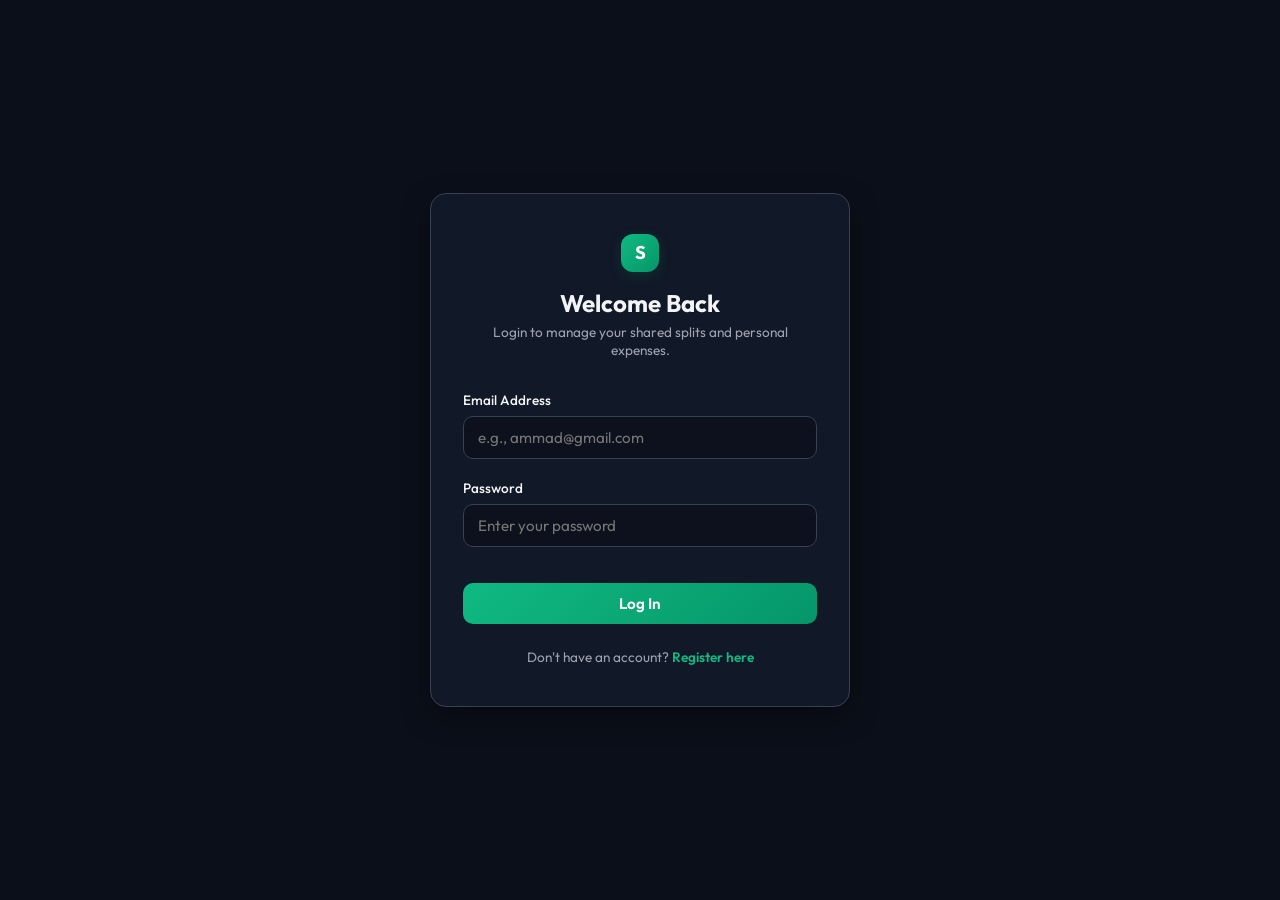
<file: frontend/index.html>
<!DOCTYPE html>
<html lang="en">
<head>
    <meta charset="UTF-8">
    <meta http-equiv="refresh" content="0; url=pages/login.html">
    <title>Smart Expense Splitter - Redirecting...</title>
</head>
<body>
    <p>Redirecting to login page... If not redirected automatically, please click <a href="pages/login.html">here</a>.</p>
</body>
</html>
</file>
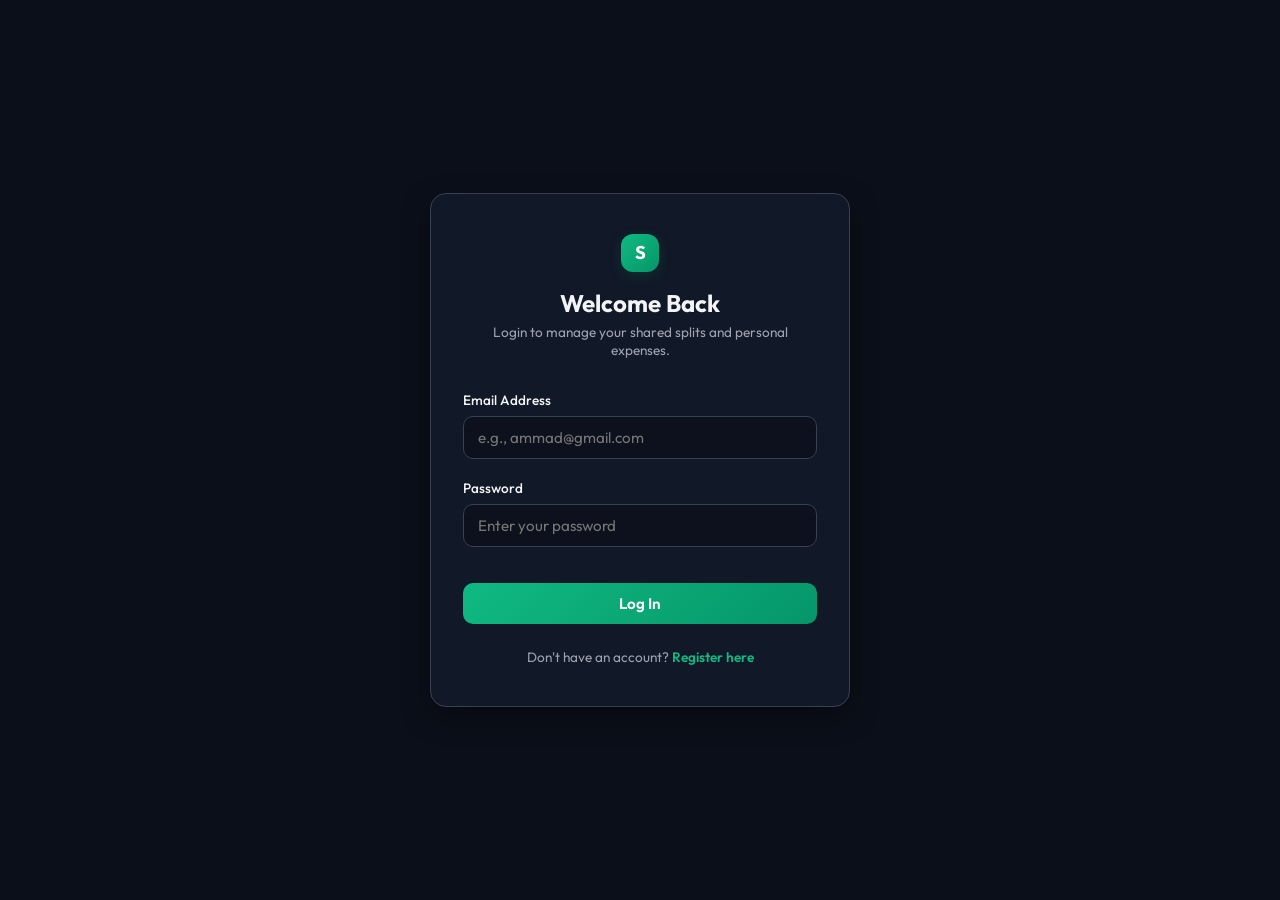
<file: frontend/pages/balances.html>
<!DOCTYPE html>
<html lang="en">
<head>
    <meta charset="UTF-8">
    <meta name="viewport" content="width=device-width, initial-scale=1.0">
    <title>Smart Expense Splitter - Group Balances</title>
    <!-- Outfit Font -->
    <link rel="stylesheet" href="https://fonts.googleapis.com/css2?family=Outfit:wght@300;400;500;600;700&display=swap">
    <!-- FontAwesome Icons -->
    <link rel="stylesheet" href="https://cdnjs.cloudflare.com/ajax/libs/font-awesome/6.4.0/css/all.min.css">
    <!-- Style CSS -->
    <link rel="stylesheet" href="../css/style.css">
</head>
<body>
    <!-- Sidebar Navigation -->
    <nav class="sidebar">
        <div class="sidebar-logo">
            <div class="logo-icon">S</div>
            <div class="logo-text">Splitter</div>
        </div>
        <ul class="sidebar-menu">
            <li><a href="dashboard.html"><i class="fa-solid fa-chart-pie"></i><span>Dashboard</span></a></li>
            <li><a href="groups.html"><i class="fa-solid fa-users"></i><span>Groups</span></a></li>
            <li><a href="group-expenses.html"><i class="fa-solid fa-file-invoice-dollar"></i><span>Group Expenses</span></a></li>
            <li><a href="personal-expenses.html"><i class="fa-solid fa-user-lock"></i><span>Personal Expenses</span></a></li>
            <li class="active"><a href="balances.html"><i class="fa-solid fa-scale-balanced"></i><span>Balances</span></a></li>
            <li><a href="settlement-history.html"><i class="fa-solid fa-clock-rotate-left"></i><span>Settlement History</span></a></li>
        </ul>
        <div class="sidebar-user">
            <div class="user-profile">
                <div class="user-avatar" id="user-avatar-initial">-</div>
                <div class="user-name" id="user-profile-name">Loading...</div>
            </div>
            <button onclick="logout()" class="btn btn-secondary btn-sm" style="width: 100%; justify-content: center; gap: 0.5rem;">
                <i class="fa-solid fa-right-from-bracket"></i> Log Out
            </button>
        </div>
    </nav>

    <!-- Main Content -->
    <main class="main-content">
        <header class="page-header">
            <div class="page-title">
                <h1>Group Balances & Debt Resolution</h1>
                <p>View net balances for group members and get clear payment guides to settle outstanding splits.</p>
            </div>
        </header>

        <!-- Balance Sheet Layout -->
        <section class="content-grid">
            <!-- Left Side: Group Selector & Settle Guide -->
            <div class="card" style="display:flex; flex-direction:column; gap:1.5rem;">
                <div>
                    <label for="balance-group-select" style="display:block; font-size:0.85rem; font-weight:600; margin-bottom:0.5rem;">Select Group</label>
                    <select id="balance-group-select" class="form-control" required>
                        <option value="">Select Group...</option>
                    </select>
                </div>

                <div id="advice-area" style="display: none; border-top:1px solid var(--border-color); padding-top:1.25rem;">
                    <h3 style="font-size:1.1rem; font-weight:600; margin-bottom:0.75rem;"><i class="fa-solid fa-wand-magic-sparkles" style="color:var(--primary);"></i> Debt Settlement Plan</h3>
                    <div id="advice-list-container" style="background-color:#11182740; border:1px solid var(--border-color); padding: 1.25rem; border-radius:10px;">
                        <!-- Settlement advices bulleted list will go here -->
                        <ul id="advice-ul" style="list-style-type: none; display:flex; flex-direction:column; gap:0.6rem; font-size:0.95rem;">
                            <!-- Li elements dynamic -->
                        </ul>
                    </div>
                </div>
            </div>

            <!-- Right Side: Balances Table -->
            <div class="card">
                <h2 style="font-size: 1.25rem; font-weight:600; margin-bottom:1.25rem;">Group Balance Sheet</h2>
                <div class="table-container">
                    <table class="table" id="balances-table">
                        <thead>
                            <tr>
                                <th>Name</th>
                                <th>Contributed</th>
                                <th>Shared Share</th>
                                <th>Net Position</th>
                                <th>Status</th>
                            </tr>
                        </thead>
                        <tbody>
                            <tr>
                                <td colspan="5" style="text-align: center; color: var(--text-muted);">Please select a group on the left to view the balance sheet.</td>
                            </tr>
                        </tbody>
                    </table>
                </div>
            </div>
        </section>
    </main>

    <!-- Toast Container -->
    <div class="toast-container" id="toast-container"></div>

    <script src="../js/auth.js"></script>
    <script src="../js/balances.js"></script>
</body>
</html>
</file>
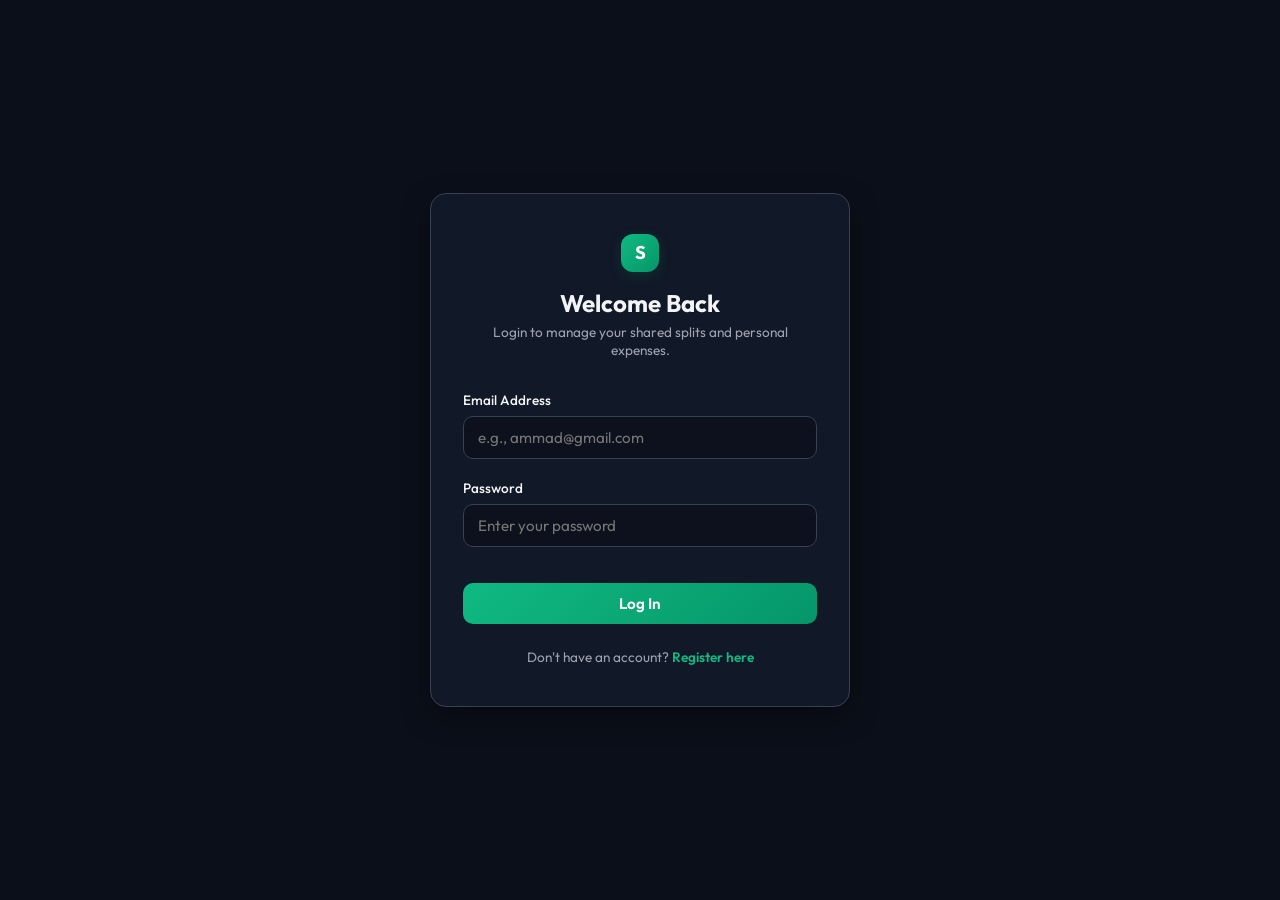
<file: frontend/pages/dashboard.html>
<!DOCTYPE html>
<html lang="en">
<head>
    <meta charset="UTF-8">
    <meta name="viewport" content="width=device-width, initial-scale=1.0">
    <title>Smart Expense Splitter - Dashboard</title>
    <!-- Outfit Font -->
    <link rel="stylesheet" href="https://fonts.googleapis.com/css2?family=Outfit:wght@300;400;500;600;700&display=swap">
    <!-- FontAwesome Icons -->
    <link rel="stylesheet" href="https://cdnjs.cloudflare.com/ajax/libs/font-awesome/6.4.0/css/all.min.css">
    <!-- Style CSS -->
    <link rel="stylesheet" href="../css/style.css">
</head>
<body>
    <!-- Sidebar Navigation -->
    <nav class="sidebar">
        <div class="sidebar-logo">
            <div class="logo-icon">S</div>
            <div class="logo-text">Splitter</div>
        </div>
        <ul class="sidebar-menu">
            <li class="active"><a href="dashboard.html"><i class="fa-solid fa-chart-pie"></i><span>Dashboard</span></a></li>
            <li><a href="groups.html"><i class="fa-solid fa-users"></i><span>Groups</span></a></li>
            <li><a href="group-expenses.html"><i class="fa-solid fa-file-invoice-dollar"></i><span>Group Expenses</span></a></li>
            <li><a href="personal-expenses.html"><i class="fa-solid fa-user-lock"></i><span>Personal Expenses</span></a></li>
            <li><a href="balances.html"><i class="fa-solid fa-scale-balanced"></i><span>Balances</span></a></li>
            <li><a href="settlement-history.html"><i class="fa-solid fa-clock-rotate-left"></i><span>Settlement History</span></a></li>
        </ul>
        <div class="sidebar-user">
            <div class="user-profile">
                <div class="user-avatar" id="user-avatar-initial">-</div>
                <div class="user-name" id="user-profile-name">Loading...</div>
            </div>
            <button onclick="logout()" class="btn btn-secondary btn-sm" style="width: 100%; justify-content: center; gap: 0.5rem;">
                <i class="fa-solid fa-right-from-bracket"></i> Log Out
            </button>
        </div>
    </nav>

    <!-- Main Content -->
    <main class="main-content">
        <header class="page-header">
            <div class="page-title">
                <h1>Overview Dashboard</h1>
                <p>Welcome back! Monitor your group splits and private personal expenses.</p>
            </div>
        </header>

        <!-- Stats Grid -->
        <section class="dashboard-grid">
            <div class="card stat-card">
                <div class="stat-info">
                    <h3>Personal Expenses</h3>
                    <div class="value" id="stat-personal-total">Rs. 0.00</div>
                </div>
                <div class="stat-icon icon-indigo">
                    <i class="fa-solid fa-user-lock"></i>
                </div>
            </div>

            <div class="card stat-card">
                <div class="stat-info">
                    <h3>Group Shared Share</h3>
                    <div class="value" id="stat-group-total">Rs. 0.00</div>
                </div>
                <div class="stat-icon icon-emerald">
                    <i class="fa-solid fa-file-invoice-dollar"></i>
                </div>
            </div>

            <div class="card stat-card">
                <div class="stat-info">
                    <h3>You Owe (Outstanding)</h3>
                    <div class="value" id="stat-owe-total" style="color: var(--warning);">Rs. 0.00</div>
                </div>
                <div class="stat-icon icon-amber">
                    <i class="fa-solid fa-arrow-up-long"></i>
                </div>
            </div>

            <div class="card stat-card">
                <div class="stat-info">
                    <h3>You Are Owed</h3>
                    <div class="value" id="stat-owed-total" style="color: var(--success);">Rs. 0.00</div>
                </div>
                <div class="stat-icon icon-rose">
                    <i class="fa-solid fa-arrow-down-long"></i>
                </div>
            </div>

            <div class="card stat-card">
                <div class="stat-info">
                    <h3>Pending Settlements</h3>
                    <div class="value" id="stat-pending-settlements-count">0</div>
                </div>
                <div class="stat-icon" style="background-color: var(--secondary); box-shadow: 0 4px 12px rgba(99, 102, 241, 0.3);">
                    <i class="fa-solid fa-hourglass-half"></i>
                </div>
            </div>

            <div class="card stat-card">
                <div class="stat-info">
                    <h3>Settlements Completed</h3>
                    <div class="value" id="stat-completed-settlements-count">0</div>
                </div>
                <div class="stat-icon icon-emerald">
                    <i class="fa-solid fa-circle-check"></i>
                </div>
            </div>

            <div class="card stat-card">
                <div class="stat-info">
                    <h3>Total Amount Settled</h3>
                    <div class="value" id="stat-total-amount-settled">Rs. 0.00</div>
                </div>
                <div class="stat-icon icon-indigo">
                    <i class="fa-solid fa-handshake"></i>
                </div>
            </div>
        </section>

        <!-- Split Layout (Recent Expenses + Quick Links) -->
        <section class="content-grid">
            <!-- Recent Combined Expenses -->
            <div class="card">
                <h2 style="font-size: 1.25rem; font-weight:600; margin-bottom:1.25rem;">Recent Activity</h2>
                <div class="table-container">
                    <table class="table" id="recent-expenses-table">
                        <thead>
                            <tr>
                                <th>Expense Title</th>
                                <th>Amount</th>
                                <th>Category / Group</th>
                                <th>Date</th>
                            </tr>
                        </thead>
                        <tbody>
                            <tr>
                                <td colspan="4" style="text-align: center; color: var(--text-muted);">Loading activity...</td>
                            </tr>
                        </tbody>
                    </table>
                </div>
            </div>

            <!-- Shortcuts -->
            <div class="card" style="display:flex; flex-direction:column; gap:0.75rem;">
                <h2 style="font-size: 1.25rem; font-weight:600; margin-bottom:0.25rem;">Quick Navigation</h2>
                <p style="color: var(--text-muted); font-size: 0.85rem; margin-bottom: 0.5rem;">Shortcut options to manage splits.</p>

                <a href="groups.html" class="btn btn-secondary" style="text-align: left; justify-content: flex-start; padding: 0.9rem;">
                    <i class="fa-solid fa-users" style="color: var(--secondary); font-size: 1rem; width: 20px;"></i>
                    Manage Groups & Members
                </a>
                <a href="group-expenses.html" class="btn btn-secondary" style="text-align: left; justify-content: flex-start; padding: 0.9rem;">
                    <i class="fa-solid fa-cart-plus" style="color: var(--primary); font-size: 1rem; width: 20px;"></i>
                    Record Group Split Expense
                </a>
                <a href="personal-expenses.html" class="btn btn-secondary" style="text-align: left; justify-content: flex-start; padding: 0.9rem;">
                    <i class="fa-solid fa-lock" style="color: #6366f1; font-size: 1rem; width: 20px;"></i>
                    Track Private Personal Cost
                </a>
                <a href="balances.html" class="btn btn-primary" style="text-align: left; justify-content: flex-start; padding: 0.9rem;">
                    <i class="fa-solid fa-scale-balanced" style="font-size: 1rem; width: 20px;"></i>
                    View Group Split Balances
                </a>
            </div>
        </section>
    </main>

    <!-- Toast Container -->
    <div class="toast-container" id="toast-container"></div>

    <script src="../js/auth.js"></script>
    <script src="../js/dashboard.js"></script>
</body>
</html>
</file>
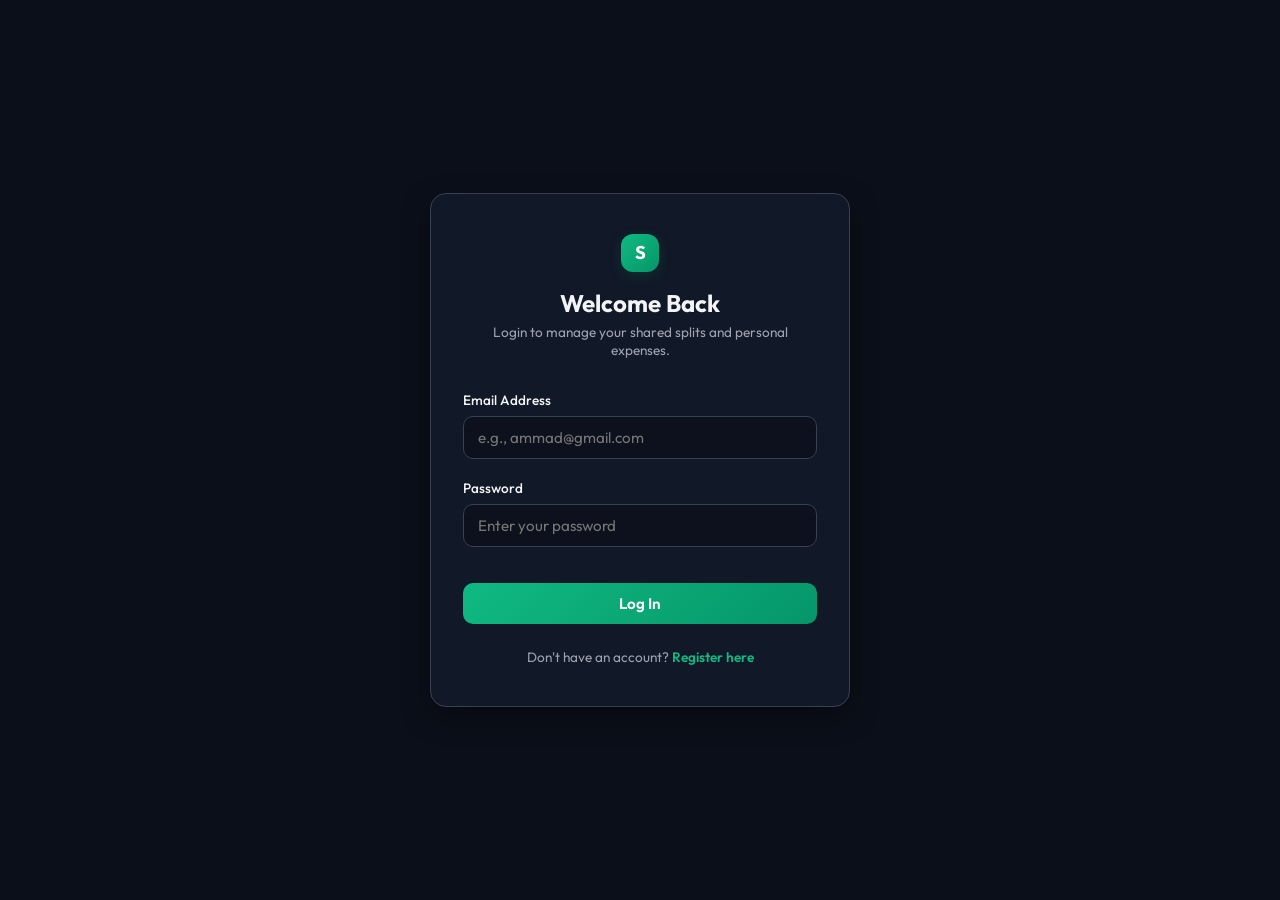
<file: frontend/pages/group-expenses.html>
<!DOCTYPE html>
<html lang="en">
<head>
    <meta charset="UTF-8">
    <meta name="viewport" content="width=device-width, initial-scale=1.0">
    <title>Smart Expense Splitter - Group Expenses</title>
    <!-- Outfit Font -->
    <link rel="stylesheet" href="https://fonts.googleapis.com/css2?family=Outfit:wght@300;400;500;600;700&display=swap">
    <!-- FontAwesome Icons -->
    <link rel="stylesheet" href="https://cdnjs.cloudflare.com/ajax/libs/font-awesome/6.4.0/css/all.min.css">
    <!-- Style CSS -->
    <link rel="stylesheet" href="../css/style.css">
</head>
<body>
    <!-- Sidebar Navigation -->
    <nav class="sidebar">
        <div class="sidebar-logo">
            <div class="logo-icon">S</div>
            <div class="logo-text">Splitter</div>
        </div>
        <ul class="sidebar-menu">
            <li><a href="dashboard.html"><i class="fa-solid fa-chart-pie"></i><span>Dashboard</span></a></li>
            <li><a href="groups.html"><i class="fa-solid fa-users"></i><span>Groups</span></a></li>
            <li class="active"><a href="group-expenses.html"><i class="fa-solid fa-file-invoice-dollar"></i><span>Group Expenses</span></a></li>
            <li><a href="personal-expenses.html"><i class="fa-solid fa-user-lock"></i><span>Personal Expenses</span></a></li>
            <li><a href="balances.html"><i class="fa-solid fa-scale-balanced"></i><span>Balances</span></a></li>
            <li><a href="settlement-history.html"><i class="fa-solid fa-clock-rotate-left"></i><span>Settlement History</span></a></li>
        </ul>
        <div class="sidebar-user">
            <div class="user-profile">
                <div class="user-avatar" id="user-avatar-initial">-</div>
                <div class="user-name" id="user-profile-name">Loading...</div>
            </div>
            <button onclick="logout()" class="btn btn-secondary btn-sm" style="width: 100%; justify-content: center; gap: 0.5rem;">
                <i class="fa-solid fa-right-from-bracket"></i> Log Out
            </button>
        </div>
    </nav>

    <!-- Main Content -->
    <main class="main-content">
        <header class="page-header">
            <div class="page-title">
                <h1>Group Expenses</h1>
                <p>Record group bills and specify who contributed what, and who is splitting the share.</p>
            </div>
        </header>

        <!-- Content Grid (Form + List) -->
        <section class="content-grid">
            <!-- Record Group Expense Card -->
            <div class="card">
                <h2 style="font-size: 1.25rem; font-weight:600; margin-bottom:1.25rem;">Record Shared Expense</h2>
                <form id="group-expense-form">
                    <div class="form-group">
                        <label for="ge-group">Select Group</label>
                        <select id="ge-group" class="form-control" required>
                            <option value="">Select Group...</option>
                        </select>
                    </div>

                    <div id="expense-inputs-area" style="display: none; display: flex; flex-direction: column; gap: 1.25rem;">
                        <div class="form-group" style="margin-bottom:0;">
                            <label for="ge-title">Expense Title</label>
                            <input type="text" id="ge-title" class="form-control" placeholder="e.g., Dinner at Cafe" required>
                        </div>

                        <div class="form-group" style="margin-bottom:0;">
                            <label for="ge-amount">Total Bill Amount (Rs.)</label>
                            <input type="number" step="0.01" min="0.01" id="ge-amount" class="form-control" placeholder="e.g., 2000" required>
                        </div>

                        <!-- Contributions Area -->
                        <div class="form-group" style="margin-bottom:0;">
                            <label>Who Paid? (Enter contribution per member)</label>
                            <div class="contributor-list-form" id="contributor-inputs-list">
                                <!-- Dynamic member list with input boxes will render here -->
                            </div>
                        </div>

                        <!-- Participants Area -->
                        <div class="form-group" style="margin-bottom:0;">
                            <label>Split Who? (Select participants responsible for share)</label>
                            <div class="checkbox-list" id="participant-checkboxes-list">
                                <!-- Dynamic member checkboxes will render here -->
                            </div>
                        </div>

                        <button type="submit" class="btn btn-primary" style="margin-top: 0.5rem;">Record Shared Expense</button>
                    </div>
                </form>
            </div>

            <!-- Group Expenses List Table -->
            <div class="card">
                <div style="display: flex; justify-content: space-between; align-items: center; margin-bottom: 1.25rem; gap:1rem;">
                    <h2 style="font-size: 1.25rem; font-weight:600;">Expense History</h2>
                    <select id="filter-group-selector" class="form-control" style="width: auto; max-width: 200px;">
                        <option value="">Select Group...</option>
                    </select>
                </div>
                
                <div class="table-container">
                    <table class="table" id="group-expenses-table">
                        <thead>
                            <tr>
                                <th>Bill Title</th>
                                <th>Amount</th>
                                <th>Paid Contributions</th>
                                <th>Split Roster</th>
                                <th>Date</th>
                            </tr>
                        </thead>
                        <tbody>
                            <tr>
                                <td colspan="5" style="text-align: center; color: var(--text-muted);">Please select a group above to filter historical records.</td>
                            </tr>
                        </tbody>
                    </table>
                </div>
            </div>
        </section>
    </main>

    <!-- Toast Container -->
    <div class="toast-container" id="toast-container"></div>

    <script src="../js/auth.js"></script>
    <script src="../js/group-expenses.js"></script>
</body>
</html>
</file>
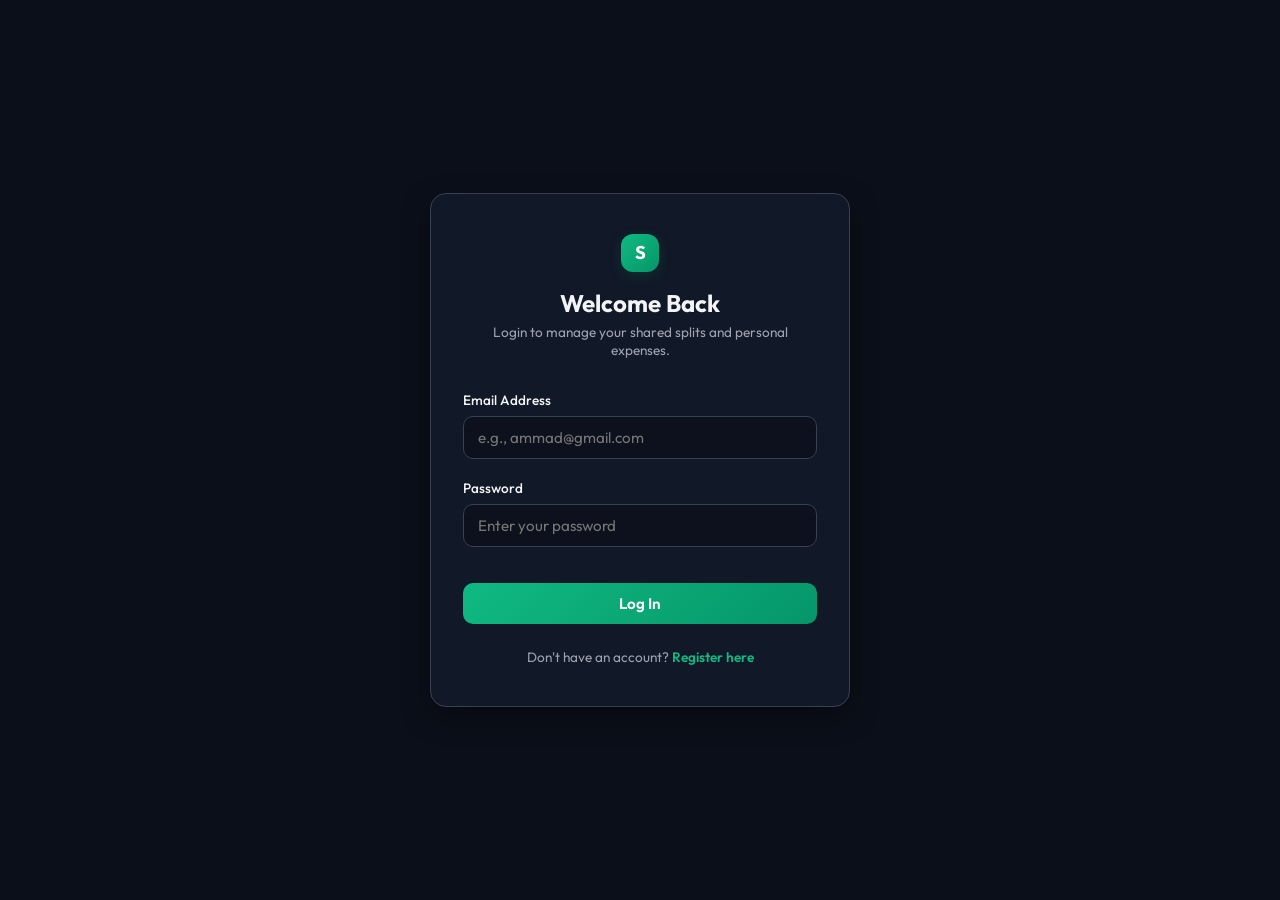
<file: frontend/pages/groups.html>
<!DOCTYPE html>
<html lang="en">
<head>
    <meta charset="UTF-8">
    <meta name="viewport" content="width=device-width, initial-scale=1.0">
    <title>Smart Expense Splitter - Manage Groups</title>
    <!-- Outfit Font -->
    <link rel="stylesheet" href="https://fonts.googleapis.com/css2?family=Outfit:wght@300;400;500;600;700&display=swap">
    <!-- FontAwesome Icons -->
    <link rel="stylesheet" href="https://cdnjs.cloudflare.com/ajax/libs/font-awesome/6.4.0/css/all.min.css">
    <!-- Style CSS -->
    <link rel="stylesheet" href="../css/style.css">
</head>
<body>
    <!-- Sidebar Navigation -->
    <nav class="sidebar">
        <div class="sidebar-logo">
            <div class="logo-icon">S</div>
            <div class="logo-text">Splitter</div>
        </div>
        <ul class="sidebar-menu">
            <li><a href="dashboard.html"><i class="fa-solid fa-chart-pie"></i><span>Dashboard</span></a></li>
            <li class="active"><a href="groups.html"><i class="fa-solid fa-users"></i><span>Groups</span></a></li>
            <li><a href="group-expenses.html"><i class="fa-solid fa-file-invoice-dollar"></i><span>Group Expenses</span></a></li>
            <li><a href="personal-expenses.html"><i class="fa-solid fa-user-lock"></i><span>Personal Expenses</span></a></li>
            <li><a href="balances.html"><i class="fa-solid fa-scale-balanced"></i><span>Balances</span></a></li>
            <li><a href="settlement-history.html"><i class="fa-solid fa-clock-rotate-left"></i><span>Settlement History</span></a></li>
        </ul>
        <div class="sidebar-user">
            <div class="user-profile">
                <div class="user-avatar" id="user-avatar-initial">-</div>
                <div class="user-name" id="user-profile-name">Loading...</div>
            </div>
            <button onclick="logout()" class="btn btn-secondary btn-sm" style="width: 100%; justify-content: center; gap: 0.5rem;">
                <i class="fa-solid fa-right-from-bracket"></i> Log Out
            </button>
        </div>
    </nav>

    <!-- Main Content -->
    <main class="main-content">
        <header class="page-header">
            <div class="page-title">
                <h1>Group Management</h1>
                <p>Create groups with friends, roommates, or university peers to split expenses.</p>
            </div>
        </header>

        <!-- Content Split (Create Group + List of Groups) -->
        <section class="content-grid">
            <!-- Create Group Card -->
            <div class="card">
                <h2 style="font-size: 1.25rem; font-weight:600; margin-bottom:1.25rem;">Create New Group</h2>
                <form id="group-form">
                    <div class="form-group">
                        <label for="group-name">Group Name</label>
                        <input type="text" id="group-name" class="form-control" placeholder="e.g., Roommates" required>
                    </div>

                    <div class="form-group">
                        <label for="group-desc">Description (Optional)</label>
                        <textarea id="group-desc" class="form-control" rows="3" placeholder="e.g., Shared hostel and grocery splits"></textarea>
                    </div>

                    <button type="submit" class="btn btn-primary" style="margin-top: 1rem;">Create Group</button>
                </form>
            </div>

            <!-- Groups List & Details Card -->
            <div class="card">
                <h2 style="font-size: 1.25rem; font-weight:600; margin-bottom:1.25rem;">My Active Groups</h2>
                
                <div class="form-group">
                    <label for="group-selector">Select Group to View Details</label>
                    <select id="group-selector" class="form-control">
                        <option value="">Choose a Group...</option>
                    </select>
                </div>

                <!-- Group details block -->
                <div id="group-details-area" style="display: none; margin-top: 2rem; border-top: 1px solid var(--border-color); padding-top: 1.5rem;">
                    <div style="display: flex; justify-content: space-between; align-items: flex-start; margin-bottom: 1.5rem; gap: 1rem;">
                        <div>
                            <h3 id="detail-group-name" style="font-size: 1.4rem; font-weight: 700; color: var(--primary);">Group Name</h3>
                            <p id="detail-group-desc" style="color: var(--text-muted); font-size: 0.9rem; margin-top: 0.25rem;">Group description goes here.</p>
                        </div>
                    </div>

                    <!-- Grid inside details: Add Member + Member List -->
                    <div style="display: grid; grid-template-columns: 1fr; gap: 1.5rem; margin-top: 1rem;">
                        <!-- Add Member by Email -->
                        <div style="background-color:#11182740; border: 1px solid var(--border-color); padding: 1.25rem; border-radius: 10px;">
                            <h4 style="font-size:1rem; font-weight:600; margin-bottom:1rem;"><i class="fa-solid fa-user-plus"></i> Add Group Member</h4>
                            <form id="add-member-form" style="display: flex; gap: 0.5rem;">
                                <input type="email" id="member-email" class="form-control" placeholder="User email address" required>
                                <button type="submit" class="btn btn-primary" style="width: auto;">Add</button>
                            </form>
                            <span style="font-size:0.75rem; color:var(--text-muted); display:block; margin-top:0.4rem;">Add registered users using their email address.</span>
                        </div>

                        <!-- Member List Table -->
                        <div>
                            <h4 style="font-size:1rem; font-weight:600; margin-bottom:0.75rem;"><i class="fa-solid fa-users"></i> Member Roster</h4>
                            <div class="table-container">
                                <table class="table" id="members-table">
                                    <thead>
                                        <tr>
                                            <th>Name</th>
                                            <th>Email</th>
                                        </tr>
                                    </thead>
                                    <tbody>
                                        <tr>
                                            <td colspan="2" style="text-align: center; color: var(--text-muted);">No members found.</td>
                                        </tr>
                                    </tbody>
                                </table>
                            </div>
                        </div>
                    </div>
                </div>
            </div>
        </section>
    </main>

    <!-- Toast Container -->
    <div class="toast-container" id="toast-container"></div>

    <script src="../js/auth.js"></script>
    <script src="../js/groups.js"></script>
</body>
</html>
</file>
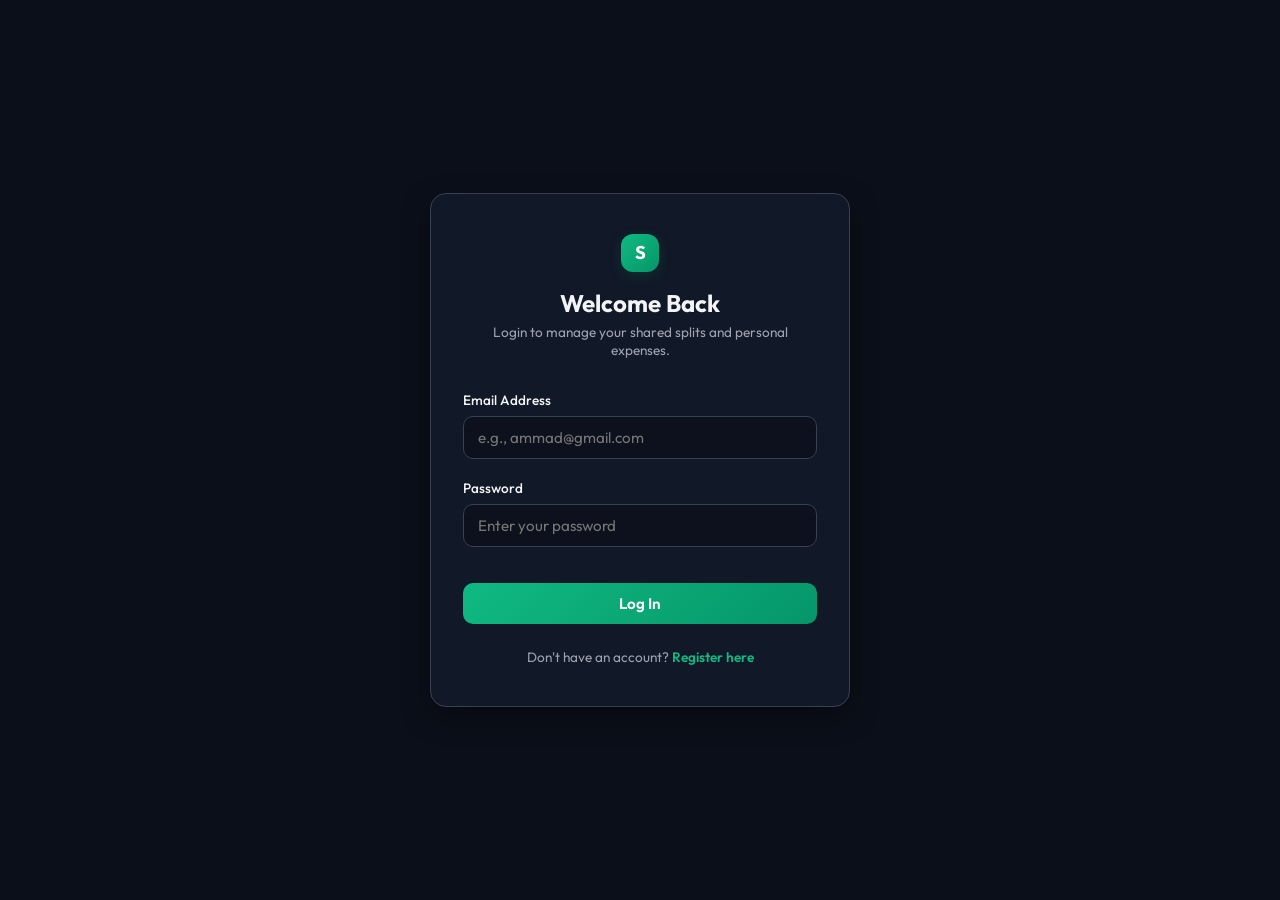
<file: frontend/pages/login.html>
<!DOCTYPE html>
<html lang="en">
<head>
    <meta charset="UTF-8">
    <meta name="viewport" content="width=device-width, initial-scale=1.0">
    <title>Smart Expense Splitter - Login</title>
    <!-- Outfit Font -->
    <link rel="stylesheet" href="https://fonts.googleapis.com/css2?family=Outfit:wght@300;400;500;600;700&display=swap">
    <!-- FontAwesome Icons -->
    <link rel="stylesheet" href="https://cdnjs.cloudflare.com/ajax/libs/font-awesome/6.4.0/css/all.min.css">
    <!-- Style CSS -->
    <link rel="stylesheet" href="../css/style.css">
</head>
<body class="auth-body">
    <div class="auth-card">
        <div class="auth-header">
            <div class="logo-icon" style="margin: 0 auto;">S</div>
            <h1>Welcome Back</h1>
            <p>Login to manage your shared splits and personal expenses.</p>
        </div>

        <form id="login-form">
            <div class="form-group">
                <label for="login-email">Email Address</label>
                <input type="email" id="login-email" class="form-control" placeholder="e.g., ammad@gmail.com" required>
            </div>

            <div class="form-group">
                <label for="login-password">Password</label>
                <input type="password" id="login-password" class="form-control" placeholder="Enter your password" required>
            </div>

            <button type="submit" class="btn btn-primary" style="margin-top: 1rem;">Log In</button>
        </form>

        <div class="auth-footer">
            Don't have an account? <a href="register.html">Register here</a>
        </div>
    </div>

    <!-- Toast Container -->
    <div class="toast-container" id="toast-container"></div>

    <script src="../js/auth.js"></script>
    <script>
        document.addEventListener('DOMContentLoaded', () => {
            // Check auth, will redirect to dashboard.html if already logged in
            checkAuth();

            const form = document.getElementById('login-form');
            form.addEventListener('submit', async (e) => {
                e.preventDefault();
                
                const email = document.getElementById('login-email').value.trim();
                const password = document.getElementById('login-password').value.trim();

                try {
                    const response = await fetch(`${API_BASE_URL}/auth/login`, {
                        method: 'POST',
                        headers: { 'Content-Type': 'application/json' },
                        body: JSON.stringify({ email, password })
                    });

                    const data = await response.json();

                    if (response.ok) {
                        showToast('Login successful! Redirecting...', 'success');
                        setTimeout(() => {
                            window.location.href = 'dashboard.html';
                        }, 1000);
                    } else {
                        showToast(data.message || 'Invalid email or password.', 'danger');
                    }
                } catch (error) {
                    console.error('Error logging in:', error);
                    showToast('Failed to connect to backend server.', 'danger');
                }
            });
        });
    </script>
</body>
</html>
</file>
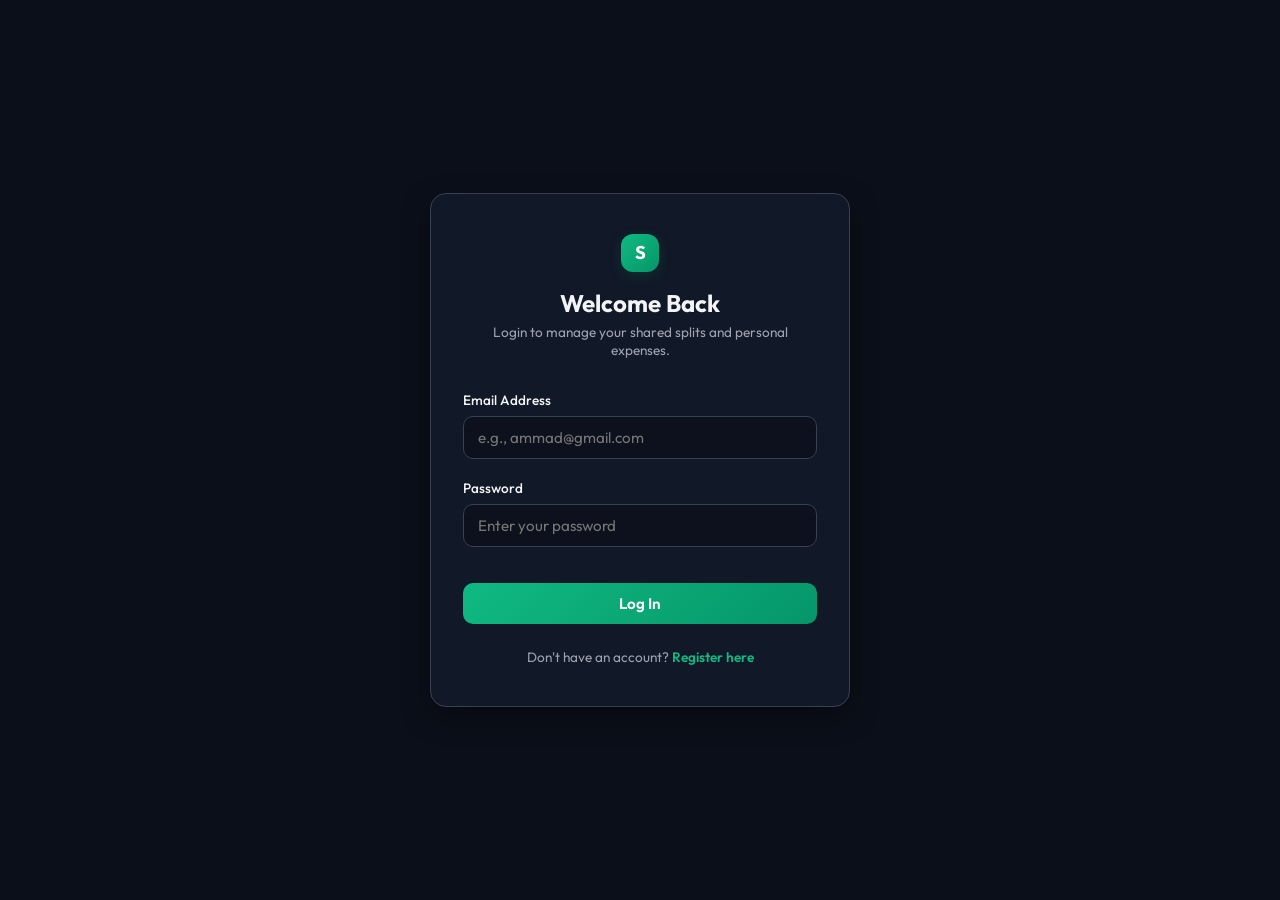
<file: frontend/pages/personal-expenses.html>
<!DOCTYPE html>
<html lang="en">
<head>
    <meta charset="UTF-8">
    <meta name="viewport" content="width=device-width, initial-scale=1.0">
    <title>Smart Expense Splitter - Personal Expenses</title>
    <!-- Outfit Font -->
    <link rel="stylesheet" href="https://fonts.googleapis.com/css2?family=Outfit:wght@300;400;500;600;700&display=swap">
    <!-- FontAwesome Icons -->
    <link rel="stylesheet" href="https://cdnjs.cloudflare.com/ajax/libs/font-awesome/6.4.0/css/all.min.css">
    <!-- Style CSS -->
    <link rel="stylesheet" href="../css/style.css">
</head>
<body>
    <!-- Sidebar Navigation -->
    <nav class="sidebar">
        <div class="sidebar-logo">
            <div class="logo-icon">S</div>
            <div class="logo-text">Splitter</div>
        </div>
        <ul class="sidebar-menu">
            <li><a href="dashboard.html"><i class="fa-solid fa-chart-pie"></i><span>Dashboard</span></a></li>
            <li><a href="groups.html"><i class="fa-solid fa-users"></i><span>Groups</span></a></li>
            <li><a href="group-expenses.html"><i class="fa-solid fa-file-invoice-dollar"></i><span>Group Expenses</span></a></li>
            <li class="active"><a href="personal-expenses.html"><i class="fa-solid fa-user-lock"></i><span>Personal Expenses</span></a></li>
            <li><a href="balances.html"><i class="fa-solid fa-scale-balanced"></i><span>Balances</span></a></li>
            <li><a href="settlement-history.html"><i class="fa-solid fa-clock-rotate-left"></i><span>Settlement History</span></a></li>
        </ul>
        <div class="sidebar-user">
            <div class="user-profile">
                <div class="user-avatar" id="user-avatar-initial">-</div>
                <div class="user-name" id="user-profile-name">Loading...</div>
            </div>
            <button onclick="logout()" class="btn btn-secondary btn-sm" style="width: 100%; justify-content: center; gap: 0.5rem;">
                <i class="fa-solid fa-right-from-bracket"></i> Log Out
            </button>
        </div>
    </nav>

    <!-- Main Content -->
    <main class="main-content">
        <header class="page-header">
            <div class="page-title">
                <h1>Personal Expenses</h1>
                <p>Track your private outlays. These items are strictly confidential and visible only to you.</p>
            </div>
        </header>

        <!-- Content Grid (Form + List) -->
        <section class="content-grid">
            <!-- Record Personal Expense Card -->
            <div class="card">
                <h2 style="font-size: 1.25rem; font-weight:600; margin-bottom:1.25rem;">Log Private Expense</h2>
                <form id="personal-form">
                    <div class="form-group">
                        <label for="pe-title">Title / Name</label>
                        <input type="text" id="pe-title" class="form-control" placeholder="e.g., Book buy" required>
                    </div>

                    <div class="form-group">
                        <label for="pe-amount">Amount Spent (Rs.)</label>
                        <input type="number" step="0.01" min="0.01" id="pe-amount" class="form-control" placeholder="e.g., 850" required>
                    </div>

                    <div class="form-group">
                        <label for="pe-category">Category</label>
                        <select id="pe-category" class="form-control" required>
                            <option value="Food">Food & Dining</option>
                            <option value="Groceries">Groceries</option>
                            <option value="Travel">Travel & Fuel</option>
                            <option value="Utilities">Bills & Utilities</option>
                            <option value="Entertainment">Entertainment</option>
                            <option value="Other" selected>Other / General</option>
                        </select>
                    </div>

                    <button type="submit" class="btn btn-primary" style="margin-top: 1rem;">Record Expense</button>
                </form>
            </div>

            <!-- List Card -->
            <div class="card">
                <h2 style="font-size: 1.25rem; font-weight:600; margin-bottom:1.25rem;">My Private Log</h2>
                <div class="table-container">
                    <table class="table" id="personal-table">
                        <thead>
                            <tr>
                                <th>Title</th>
                                <th>Category</th>
                                <th>Amount</th>
                                <th>Date</th>
                                <th>Action</th>
                            </tr>
                        </thead>
                        <tbody>
                            <tr>
                                <td colspan="5" style="text-align: center; color: var(--text-muted);">Loading private records...</td>
                            </tr>
                        </tbody>
                    </table>
                </div>
            </div>
        </section>
    </main>

    <!-- Toast Container -->
    <div class="toast-container" id="toast-container"></div>

    <script src="../js/auth.js"></script>
    <script src="../js/personal-expenses.js"></script>
</body>
</html>
</file>
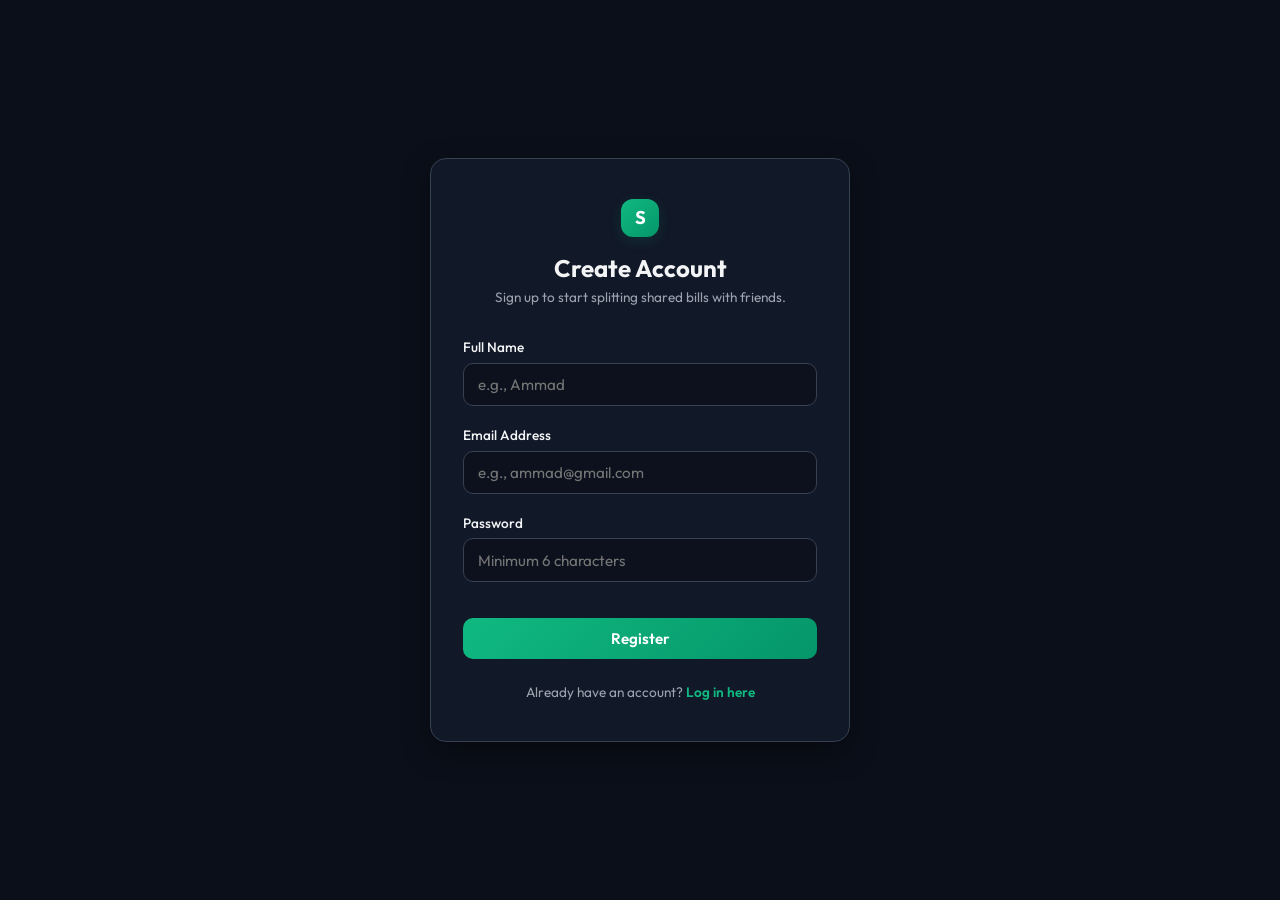
<file: frontend/pages/register.html>
<!DOCTYPE html>
<html lang="en">
<head>
    <meta charset="UTF-8">
    <meta name="viewport" content="width=device-width, initial-scale=1.0">
    <title>Smart Expense Splitter - Register</title>
    <!-- Outfit Font -->
    <link rel="stylesheet" href="https://fonts.googleapis.com/css2?family=Outfit:wght@300;400;500;600;700&display=swap">
    <!-- FontAwesome Icons -->
    <link rel="stylesheet" href="https://cdnjs.cloudflare.com/ajax/libs/font-awesome/6.4.0/css/all.min.css">
    <!-- Style CSS -->
    <link rel="stylesheet" href="../css/style.css">
</head>
<body class="auth-body">
    <div class="auth-card">
        <div class="auth-header">
            <div class="logo-icon" style="margin: 0 auto;">S</div>
            <h1>Create Account</h1>
            <p>Sign up to start splitting shared bills with friends.</p>
        </div>

        <form id="register-form">
            <div class="form-group">
                <label for="reg-name">Full Name</label>
                <input type="text" id="reg-name" class="form-control" placeholder="e.g., Ammad" required>
            </div>

            <div class="form-group">
                <label for="reg-email">Email Address</label>
                <input type="email" id="reg-email" class="form-control" placeholder="e.g., ammad@gmail.com" required>
            </div>

            <div class="form-group">
                <label for="reg-password">Password</label>
                <input type="password" id="reg-password" class="form-control" placeholder="Minimum 6 characters" minlength="6" required>
            </div>

            <button type="submit" class="btn btn-primary" style="margin-top: 1rem;">Register</button>
        </form>

        <div class="auth-footer">
            Already have an account? <a href="login.html">Log in here</a>
        </div>
    </div>

    <!-- Toast Container -->
    <div class="toast-container" id="toast-container"></div>

    <script src="../js/auth.js"></script>
    <script>
        document.addEventListener('DOMContentLoaded', () => {
            checkAuth();

            const form = document.getElementById('register-form');
            form.addEventListener('submit', async (e) => {
                e.preventDefault();
                
                const name = document.getElementById('reg-name').value.trim();
                const email = document.getElementById('reg-email').value.trim();
                const password = document.getElementById('reg-password').value.trim();

                try {
                    const response = await fetch(`${API_BASE_URL}/auth/register`, {
                        method: 'POST',
                        headers: { 'Content-Type': 'application/json' },
                        body: JSON.stringify({ name, email, password })
                    });

                    const data = await response.json();

                    if (response.ok) {
                        showToast('Account registered successfully! Redirecting...', 'success');
                        setTimeout(() => {
                            window.location.href = 'login.html';
                        }, 1200);
                    } else {
                        showToast(data.message || 'Registration failed. Email might already exist.', 'danger');
                    }
                } catch (error) {
                    console.error('Error registering:', error);
                    showToast('Failed to connect to backend server.', 'danger');
                }
            });
        });
    </script>
</body>
</html>
</file>
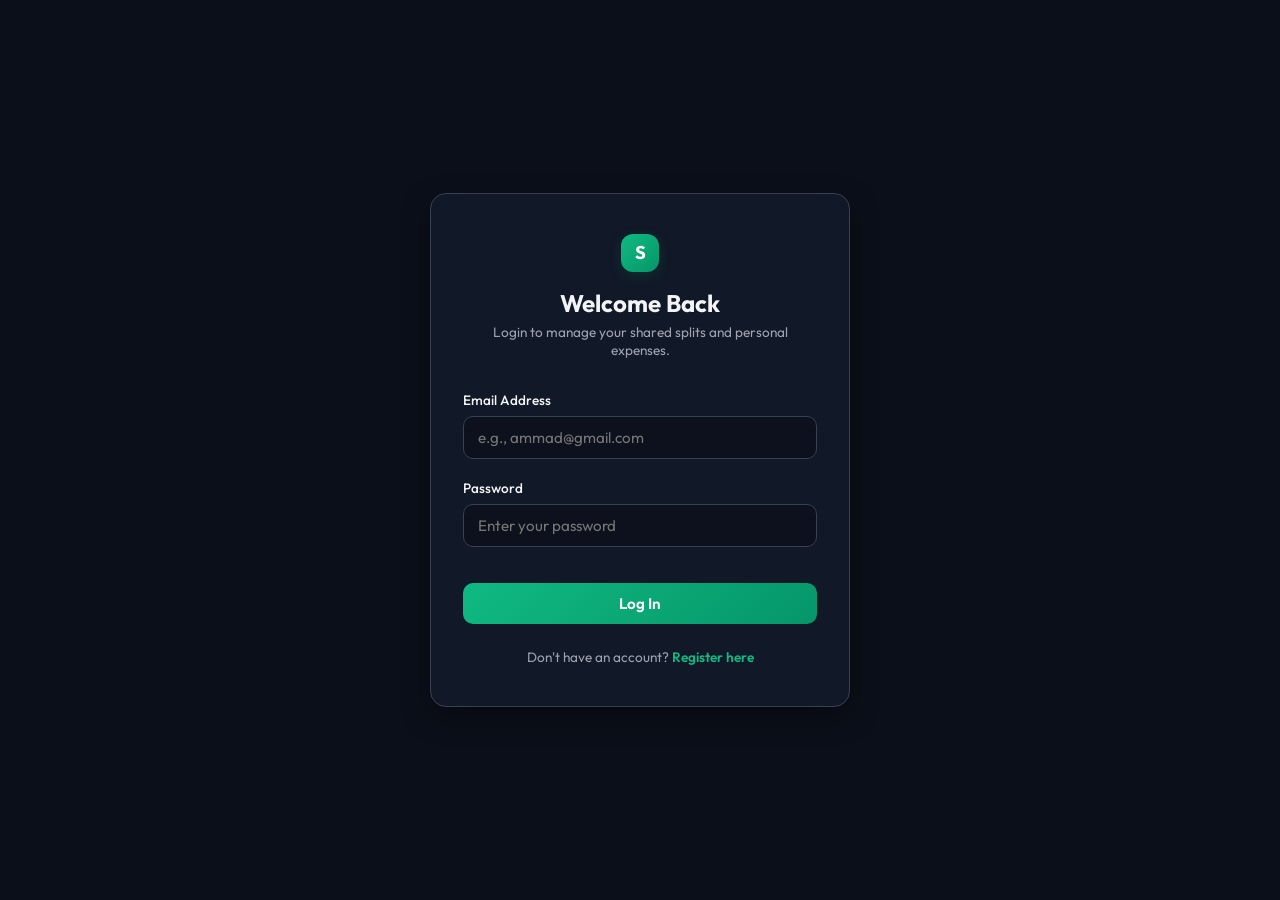
<file: frontend/pages/settlement-history.html>
<!DOCTYPE html>
<html lang="en">
<head>
    <meta charset="UTF-8">
    <meta name="viewport" content="width=device-width, initial-scale=1.0">
    <title>Smart Expense Splitter - Settlement History</title>
    <!-- Outfit Font -->
    <link rel="stylesheet" href="https://fonts.googleapis.com/css2?family=Outfit:wght@300;400;500;600;700&display=swap">
    <!-- FontAwesome Icons -->
    <link rel="stylesheet" href="https://cdnjs.cloudflare.com/ajax/libs/font-awesome/6.4.0/css/all.min.css">
    <!-- Style CSS -->
    <link rel="stylesheet" href="../css/style.css">
</head>
<body>
    <!-- Sidebar Navigation -->
    <nav class="sidebar">
        <div class="sidebar-logo">
            <div class="logo-icon">S</div>
            <div class="logo-text">Splitter</div>
        </div>
        <ul class="sidebar-menu">
            <li><a href="dashboard.html"><i class="fa-solid fa-chart-pie"></i><span>Dashboard</span></a></li>
            <li><a href="groups.html"><i class="fa-solid fa-users"></i><span>Groups</span></a></li>
            <li><a href="group-expenses.html"><i class="fa-solid fa-file-invoice-dollar"></i><span>Group Expenses</span></a></li>
            <li><a href="personal-expenses.html"><i class="fa-solid fa-user-lock"></i><span>Personal Expenses</span></a></li>
            <li><a href="balances.html"><i class="fa-solid fa-scale-balanced"></i><span>Balances</span></a></li>
            <li class="active"><a href="settlement-history.html"><i class="fa-solid fa-clock-rotate-left"></i><span>Settlement History</span></a></li>
        </ul>
        <div class="sidebar-user">
            <div class="user-profile">
                <div class="user-avatar" id="user-avatar-initial">-</div>
                <div class="user-name" id="user-profile-name">Loading...</div>
            </div>
            <button onclick="logout()" class="btn btn-secondary btn-sm" style="width: 100%; justify-content: center; gap: 0.5rem;">
                <i class="fa-solid fa-right-from-bracket"></i> Log Out
            </button>
        </div>
    </nav>

    <!-- Main Content -->
    <main class="main-content">
        <header class="page-header">
            <div class="page-title">
                <h1>Settlement History</h1>
                <p>Track all completed and partial payments recorded to clear group debts.</p>
            </div>
        </header>

        <!-- Settlement History Table Layout -->
        <section class="content-grid single">
            <div class="card">
                <h2 style="font-size: 1.25rem; font-weight:600; margin-bottom:1.25rem;">Settlement Logs</h2>
                <div class="table-container">
                    <table class="table" id="settlements-table">
                        <thead>
                            <tr>
                                <th>Date</th>
                                <th>Group</th>
                                <th>Payer</th>
                                <th>Receiver</th>
                                <th>Amount</th>
                                <th>Note</th>
                            </tr>
                        </thead>
                        <tbody>
                            <tr>
                                <td colspan="6" style="text-align: center; color: var(--text-muted); padding: 2rem;">Loading settlements...</td>
                            </tr>
                        </tbody>
                    </table>
                </div>
            </div>
        </section>
    </main>

    <!-- Toast Container -->
    <div class="toast-container" id="toast-container"></div>

    <script src="../js/auth.js"></script>
    <script src="../js/settlement-history.js"></script>
</body>
</html>
</file>
<file: frontend/css/style.css>
@import url('https://fonts.googleapis.com/css2?family=Outfit:wght@300;400;500;600;700&display=swap');

:root {
    --bg-main: #0b0f19;
    --bg-sidebar: #111827;
    --bg-card: #1f293780;
    --text-main: #f3f4f6;
    --text-muted: #9ca3af;
    --primary: #10b981; /* Splitwise green */
    --primary-glow: #10b98125;
    --primary-gradient: linear-gradient(135deg, #10b981 0%, #059669 100%);
    --secondary: #6366f1;
    --success: #10b981;
    --warning: #f59e0b; /* Orange for owes */
    --danger: #ef4444;
    --border-color: #374151;
    --sidebar-width: 260px;
    --transition-speed: 0.25s;
    --border-radius: 14px;
}

* {
    margin: 0;
    padding: 0;
    box-sizing: border-box;
}

body {
    font-family: 'Outfit', sans-serif;
    background-color: var(--bg-main);
    color: var(--text-main);
    min-height: 100vh;
    display: flex;
    overflow-x: hidden;
}

/* Scrollbar */
::-webkit-scrollbar {
    width: 6px;
    height: 6px;
}
::-webkit-scrollbar-track {
    background: var(--bg-main);
}
::-webkit-scrollbar-thumb {
    background: var(--border-color);
    border-radius: 6px;
}

/* Sidebar */
.sidebar {
    width: var(--sidebar-width);
    background-color: var(--bg-sidebar);
    border-right: 1px solid var(--border-color);
    padding: 2rem 1.25rem;
    display: flex;
    flex-direction: column;
    position: fixed;
    height: 100vh;
    left: 0;
    top: 0;
    z-index: 100;
    transition: transform var(--transition-speed);
}

.sidebar-logo {
    display: flex;
    align-items: center;
    gap: 0.75rem;
    margin-bottom: 2.5rem;
}

.logo-icon {
    width: 38px;
    height: 38px;
    background: var(--primary-gradient);
    border-radius: 12px;
    display: flex;
    align-items: center;
    justify-content: center;
    color: white;
    font-weight: 700;
    font-size: 1.15rem;
    box-shadow: 0 4px 14px var(--primary-glow);
}

.logo-text {
    font-size: 1.35rem;
    font-weight: 700;
    letter-spacing: -0.5px;
    background: var(--primary-gradient);
    -webkit-background-clip: text;
    -webkit-text-fill-color: transparent;
}

.sidebar-menu {
    list-style: none;
    display: flex;
    flex-direction: column;
    gap: 0.35rem;
}

.sidebar-menu li a {
    display: flex;
    align-items: center;
    gap: 1rem;
    padding: 0.8rem 1rem;
    color: var(--text-muted);
    text-decoration: none;
    border-radius: var(--border-radius);
    font-weight: 500;
    transition: all var(--transition-speed);
}

.sidebar-menu li a:hover,
.sidebar-menu li.active a {
    background-color: #37415150;
    color: var(--text-main);
}

.sidebar-menu li.active a {
    background: var(--primary-glow);
    color: var(--primary);
    border-left: 4px solid var(--primary);
}

.sidebar-menu li a i {
    font-size: 1.15rem;
    width: 20px;
}

.sidebar-user {
    margin-top: auto;
    display: flex;
    flex-direction: column;
    gap: 0.75rem;
    padding-top: 1.5rem;
    border-top: 1px solid var(--border-color);
}

.user-profile {
    display: flex;
    align-items: center;
    gap: 0.75rem;
}

.user-avatar {
    width: 36px;
    height: 36px;
    border-radius: 50px;
    background-color: var(--secondary);
    color: white;
    display: flex;
    align-items: center;
    justify-content: center;
    font-weight: 600;
    font-size: 0.95rem;
}

.user-name {
    font-size: 0.9rem;
    font-weight: 600;
    overflow: hidden;
    text-overflow: ellipsis;
    white-space: nowrap;
    max-width: 140px;
}

/* Main Content */
.main-content {
    margin-left: var(--sidebar-width);
    flex-grow: 1;
    padding: 2rem 2.5rem;
    min-height: 100vh;
    transition: margin-left var(--transition-speed);
}

/* Page Header */
.page-header {
    display: flex;
    justify-content: space-between;
    align-items: center;
    margin-bottom: 2rem;
    gap: 1rem;
}

.page-title h1 {
    font-size: 1.75rem;
    font-weight: 700;
    margin-bottom: 0.25rem;
    letter-spacing: -0.5px;
}

.page-title p {
    color: var(--text-muted);
    font-size: 0.9rem;
}

/* Cards & Dashboard Grid */
.dashboard-grid {
    display: grid;
    grid-template-columns: repeat(auto-fit, minmax(220px, 1fr));
    gap: 1.25rem;
    margin-bottom: 2rem;
}

.card {
    background-color: var(--bg-card);
    border: 1px solid var(--border-color);
    border-radius: var(--border-radius);
    padding: 1.5rem;
    backdrop-filter: blur(8px);
    transition: transform var(--transition-speed), border-color var(--transition-speed);
}

.card:hover {
    border-color: #4b5563;
}

.stat-card {
    display: flex;
    justify-content: space-between;
    align-items: center;
}

.stat-info h3 {
    font-size: 0.8rem;
    text-transform: uppercase;
    letter-spacing: 0.5px;
    color: var(--text-muted);
    margin-bottom: 0.5rem;
}

.stat-info .value {
    font-size: 1.75rem;
    font-weight: 700;
    margin-bottom: 0.25rem;
}

.stat-icon {
    width: 44px;
    height: 44px;
    border-radius: 12px;
    display: flex;
    align-items: center;
    justify-content: center;
    font-size: 1.25rem;
    color: white;
}

.icon-emerald { background-color: #059669; box-shadow: 0 4px 12px #05966930; }
.icon-indigo { background-color: #4f46e5; box-shadow: 0 4px 12px #4f46e530; }
.icon-amber { background-color: #d97706; box-shadow: 0 4px 12px #d9770630; }
.icon-rose { background-color: #e11d48; box-shadow: 0 4px 12px #e11d4830; }

/* Grid Layouts */
.content-grid {
    display: grid;
    grid-template-columns: 1fr;
    gap: 1.5rem;
}

@media (min-width: 1024px) {
    .content-grid {
        grid-template-columns: 1fr 2fr;
    }
    .content-grid.single {
        grid-template-columns: 1fr;
    }
}

/* Auth Pages Styling */
.auth-body {
    background-color: var(--bg-main);
    display: flex;
    justify-content: center;
    align-items: center;
    min-height: 100vh;
    padding: 1rem;
}

.auth-card {
    width: 100%;
    max-width: 420px;
    background-color: var(--bg-sidebar);
    border: 1px solid var(--border-color);
    border-radius: 16px;
    padding: 2.5rem 2rem;
    box-shadow: 0 10px 30px -5px rgba(0,0,0,0.5);
}

.auth-header {
    text-align: center;
    margin-bottom: 2rem;
}

.auth-header h1 {
    font-size: 1.5rem;
    font-weight: 700;
    margin-top: 1rem;
    margin-bottom: 0.35rem;
}

.auth-header p {
    color: var(--text-muted);
    font-size: 0.85rem;
}

.auth-footer {
    text-align: center;
    margin-top: 1.5rem;
    font-size: 0.85rem;
    color: var(--text-muted);
}

.auth-footer a {
    color: var(--primary);
    text-decoration: none;
    font-weight: 600;
}

/* Forms */
.form-group {
    margin-bottom: 1.25rem;
}

.form-group label {
    display: block;
    font-size: 0.85rem;
    font-weight: 500;
    margin-bottom: 0.4rem;
    color: var(--text-main);
}

.form-control {
    width: 100%;
    background-color: #0c111d;
    border: 1px solid var(--border-color);
    border-radius: 10px;
    padding: 0.7rem 0.9rem;
    color: var(--text-main);
    font-family: inherit;
    font-size: 0.95rem;
    transition: border-color var(--transition-speed), box-shadow var(--transition-speed);
}

.form-control:focus {
    outline: none;
    border-color: var(--primary);
    box-shadow: 0 0 0 3px var(--primary-glow);
}

.btn {
    display: inline-flex;
    align-items: center;
    justify-content: center;
    gap: 0.5rem;
    padding: 0.7rem 1.25rem;
    font-weight: 600;
    font-size: 0.95rem;
    border-radius: 10px;
    border: none;
    cursor: pointer;
    font-family: inherit;
    transition: all var(--transition-speed);
    width: 100%;
}

.btn-primary {
    background: var(--primary-gradient);
    color: white;
}

.btn-primary:hover {
    opacity: 0.9;
}

.btn-secondary {
    background-color: #374151;
    color: var(--text-main);
}

.btn-secondary:hover {
    background-color: #4b5563;
}

.btn-danger {
    background-color: var(--danger);
    color: white;
}

.btn-danger:hover {
    background-color: #dc2626;
}

.btn-sm {
    padding: 0.4rem 0.75rem;
    font-size: 0.8rem;
    border-radius: 6px;
    width: auto;
}

/* Tables */
.table-container {
    width: 100%;
    overflow-x: auto;
    border: 1px solid var(--border-color);
    border-radius: var(--border-radius);
    background-color: #11182740;
}

.table {
    width: 100%;
    border-collapse: collapse;
    text-align: left;
    font-size: 0.9rem;
}

.table th,
.table td {
    padding: 0.85rem 1rem;
    border-bottom: 1px solid var(--border-color);
}

.table th {
    background-color: #111827aa;
    font-weight: 600;
    color: var(--text-muted);
    font-size: 0.8rem;
    text-transform: uppercase;
    letter-spacing: 0.5px;
}

.table tbody tr {
    transition: background-color var(--transition-speed);
}

.table tbody tr:hover {
    background-color: #1f293730;
}

/* Badges */
.badge {
    display: inline-flex;
    align-items: center;
    padding: 0.2rem 0.6rem;
    font-size: 0.75rem;
    font-weight: 600;
    border-radius: 50px;
}

.badge-success { background-color: #065f46; color: #34d399; }
.badge-danger { background-color: #7f1d1d; color: #f87171; }
.badge-warning { background-color: #78350f; color: #fbbf24; }
.badge-secondary { background-color: #374151; color: #d1d5db; }

/* Dynamic Multi-Input (Contributions List) */
.contributor-list-form {
    border: 1px solid var(--border-color);
    border-radius: 10px;
    padding: 0.75rem;
    background-color: #0c111d;
    max-height: 220px;
    overflow-y: auto;
    display: flex;
    flex-direction: column;
    gap: 0.75rem;
}

.contributor-row {
    display: grid;
    grid-template-columns: 2fr 1fr;
    gap: 0.5rem;
    align-items: center;
}

.contributor-name-lbl {
    font-size: 0.9rem;
    font-weight: 500;
    white-space: nowrap;
    overflow: hidden;
    text-overflow: ellipsis;
}

/* Checkboxes */
.checkbox-list {
    max-height: 180px;
    overflow-y: auto;
    border: 1px solid var(--border-color);
    border-radius: 10px;
    padding: 0.75rem;
    background-color: #0c111d;
}

.checkbox-item {
    display: flex;
    align-items: center;
    gap: 0.5rem;
    margin-bottom: 0.5rem;
    cursor: pointer;
}

.checkbox-item:last-child { margin-bottom: 0; }
.checkbox-item input {
    width: 15px;
    height: 15px;
    accent-color: var(--primary);
}

/* Toast Container */
.toast-container {
    position: fixed;
    bottom: 1.5rem;
    right: 1.5rem;
    display: flex;
    flex-direction: column;
    gap: 0.5rem;
    z-index: 1000;
}

.toast {
    background-color: var(--bg-sidebar);
    border: 1px solid var(--border-color);
    padding: 0.9rem 1.25rem;
    border-radius: 12px;
    color: var(--text-main);
    display: flex;
    align-items: center;
    gap: 0.75rem;
    box-shadow: 0 10px 25px -5px rgba(0, 0, 0, 0.4);
    min-width: 280px;
    max-width: 400px;
    animation: slideIn var(--transition-speed) forwards;
    border-left: 4px solid var(--primary);
}

.toast-success { border-left-color: var(--success); }
.toast-danger { border-left-color: var(--danger); }
.toast-warning { border-left-color: var(--warning); }

@keyframes slideIn {
    from { transform: translateX(100%); opacity: 0; }
    to { transform: translateX(0); opacity: 1; }
}

.toast.fade-out {
    animation: fadeOut var(--transition-speed) forwards;
}

@keyframes fadeOut {
    to { opacity: 0; transform: translateY(10px); }
}

/* Mobile responsive */
@media (max-width: 768px) {
    body {
        flex-direction: column;
    }
    
    .sidebar {
        width: 100%;
        height: auto;
        position: relative;
        padding: 1rem;
        border-right: none;
        border-bottom: 1px solid var(--border-color);
    }
    
    .sidebar-logo {
        margin-bottom: 1rem;
        justify-content: center;
    }
    
    .sidebar-menu {
        flex-direction: row;
        flex-wrap: wrap;
        justify-content: center;
    }
    
    .sidebar-menu li a {
        padding: 0.5rem 0.75rem;
        font-size: 0.8rem;
    }
    
    .sidebar-menu li a span {
        display: none;
    }
    
    .sidebar-user {
        display: none; /* Hide profile summary on mobile header */
    }
    
    .main-content {
        margin-left: 0;
        padding: 1.25rem;
    }
}
</file>
